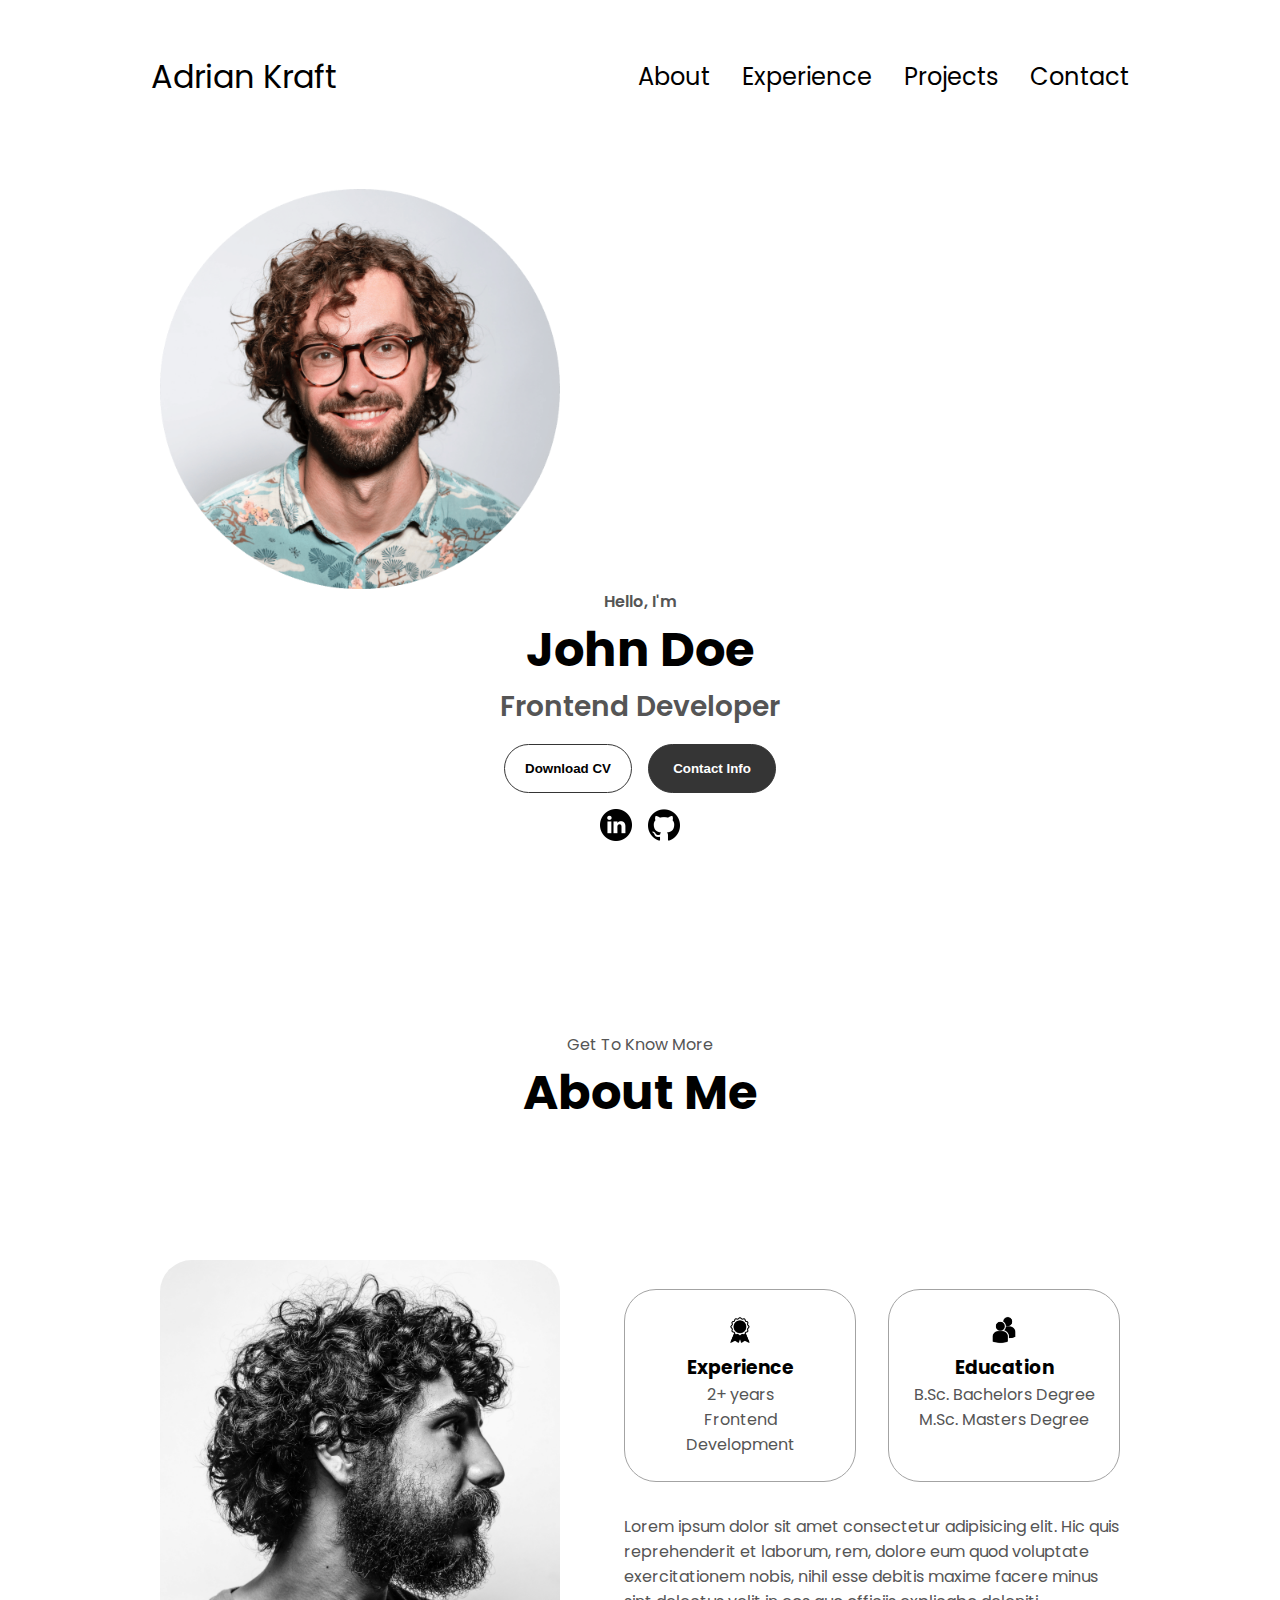
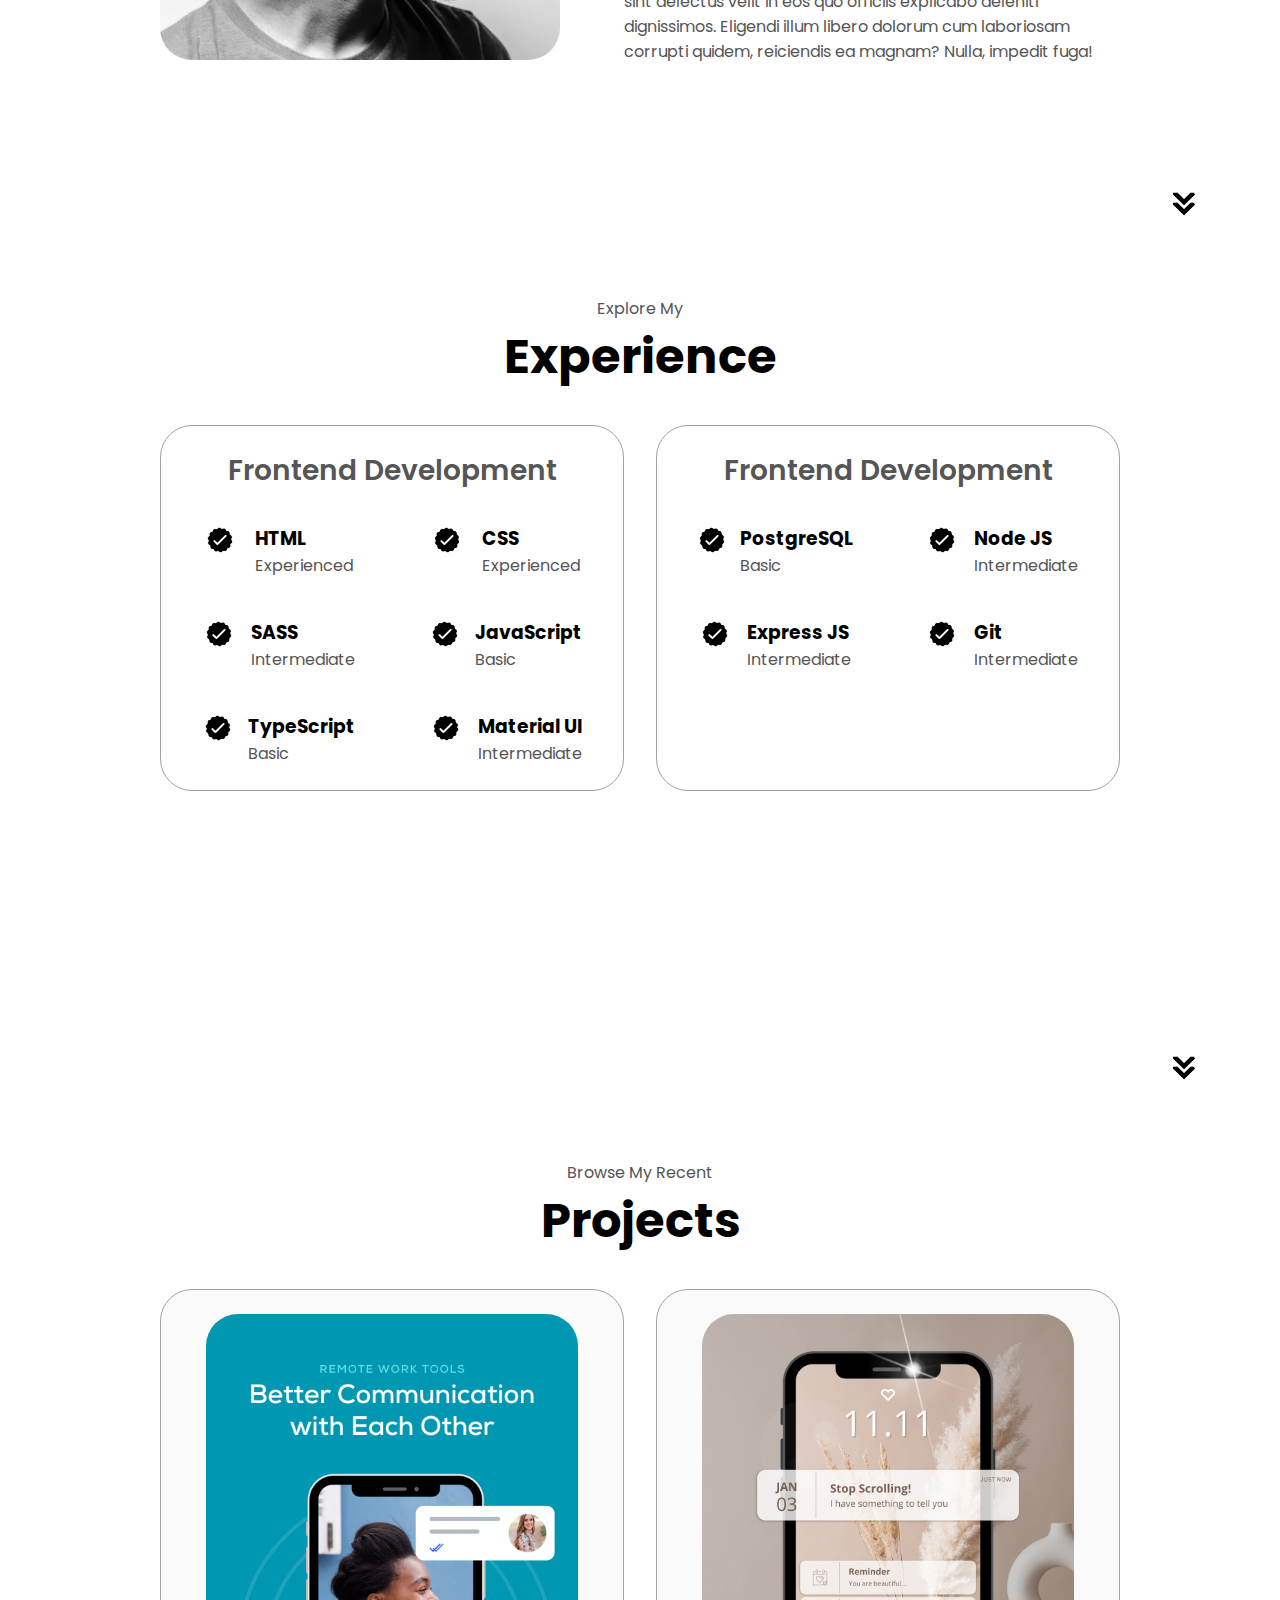
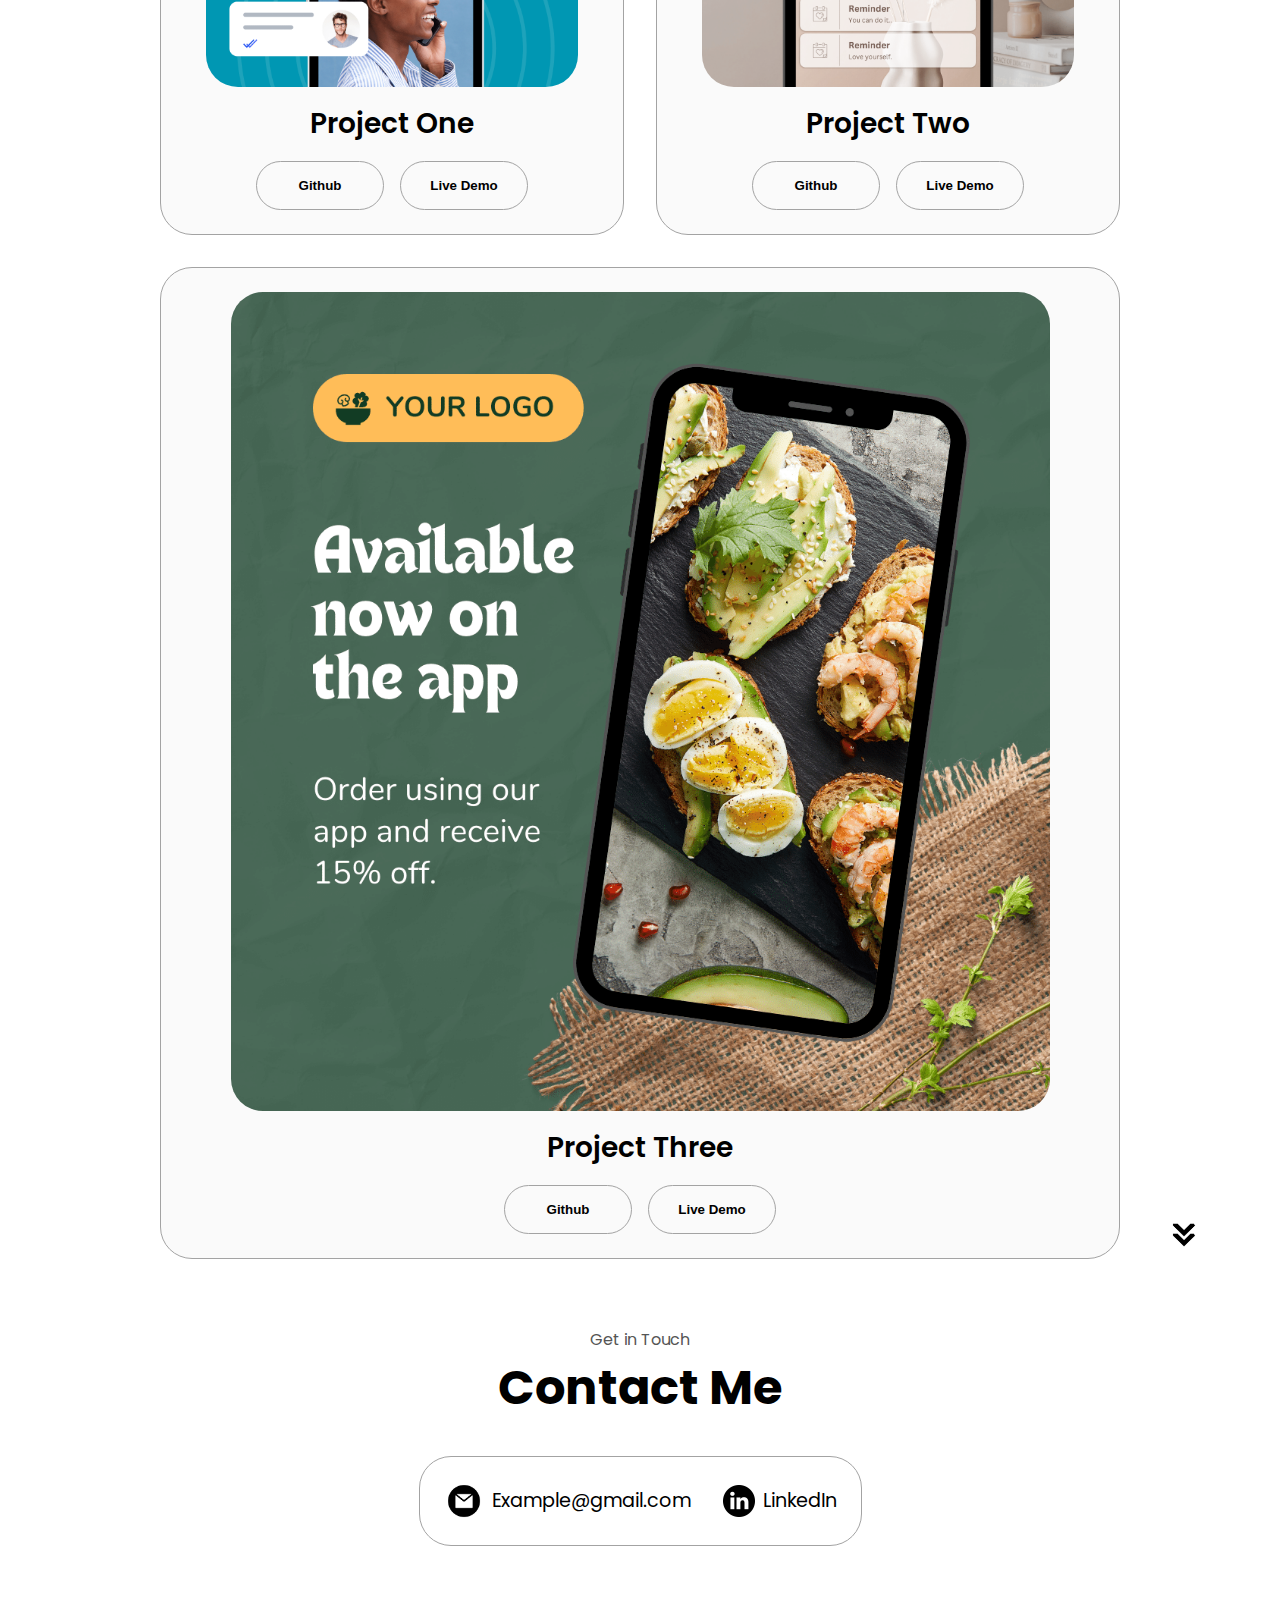
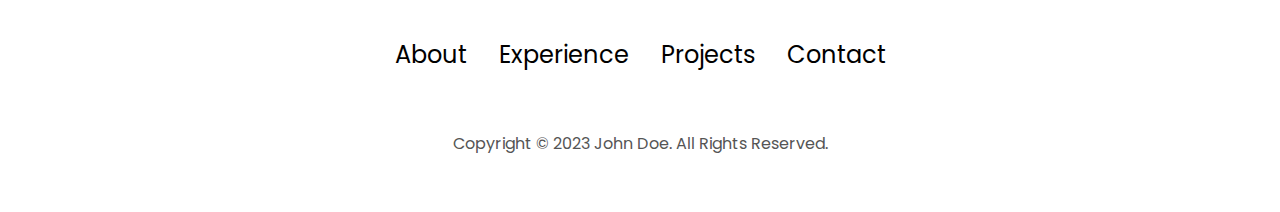
<file: index.html>
<!DOCTYPE html>
<html lang="en">
  <head>
    <meta charset="UTF-8" />
    <meta http-equiv="X-UA-Compatible" content="IE=edge" />
    <meta name="viewport" content="width=device-width, initial-scale=1.0" />
    <title>Portfolio</title>
    <link rel="stylesheet" href="style.css" />
    <link rel="stylesheet" href="mediaqueries.css" />
  </head>
  <body>
    <nav id="desktop-nav">
      <div class="logo">Adrian Kraft</div>
      <div>
        <ul class="nav-links">
          <li><a href="#about">About</a></li>
          <li><a href="#experience">Experience</a></li>
          <li><a href="#projects">Projects</a></li>
          <li><a href="#contact">Contact</a></li>
        </ul>
      </div>
    </nav>
    <nav id="hamburger-nav">
      <div class="logo">Adrian Kraft</div>
      <div class="hamburger-menu">
        <div class="hamburger-icon" onclick="toggleMenu()">
          <span></span>
          <span></span>
          <span></span>
        </div>
        <div class="menu-links">
          <li><a href="#about" onclick="toggleMenu()">About</a></li>
          <li><a href="#experience" onclick="toggleMenu()">Experience</a></li>
          <li><a href="#projects" onclick="toggleMenu()">Projects</a></li>
          <li><a href="#contact" onclick="toggleMenu()">Contact</a></li>
        </div>
      </div>
    </nav>
    <section id="profile">
      <div class="section__pic-container">
        <img src="./assets/profile-pic.png" alt="John Doe profile picture" />
      </div>
      <div class="section__text">
        <p class="section__text__p1">Hello, I'm</p>
        <h1 class="title">John Doe</h1>
        <p class="section__text__p2">Frontend Developer</p>
        <div class="btn-container">
          <button
            class="btn btn-color-2"
            onclick="window.open('./assets/resume-example.pdf')"
          >
            Download CV
          </button>
          <button class="btn btn-color-1" onclick="location.href='./#contact'">
            Contact Info
          </button>
        </div>
        <div id="socials-container">
          <img
            src="./assets/linkedin.png"
            alt="My LinkedIn profile"
            class="icon"
            onclick="location.href='https://linkedin.com/'"
          />
          <img
            src="./assets/github.png"
            alt="My Github profile"
            class="icon"
            onclick="location.href='https://github.com/'"
          />
        </div>
      </div>
    </section>
    <section id="about">
      <p class="section__text__p1">Get To Know More</p>
      <h1 class="title">About Me</h1>
      <div class="section-container">
        <div class="section__pic-container">
          <img
            src="./assets/about-pic.png"
            alt="Profile picture"
            class="about-pic"
          />
        </div>
        <div class="about-details-container">
          <div class="about-containers">
            <div class="details-container">
              <img
                src="./assets/experience.png"
                alt="Experience icon"
                class="icon"
              />
              <h3>Experience</h3>
              <p>2+ years <br />Frontend Development</p>
            </div>
            <div class="details-container">
              <img
                src="./assets/education.png"
                alt="Education icon"
                class="icon"
              />
              <h3>Education</h3>
              <p>B.Sc. Bachelors Degree<br />M.Sc. Masters Degree</p>
            </div>
          </div>
          <div class="text-container">
            <p>
              Lorem ipsum dolor sit amet consectetur adipisicing elit. Hic quis
              reprehenderit et laborum, rem, dolore eum quod voluptate
              exercitationem nobis, nihil esse debitis maxime facere minus sint
              delectus velit in eos quo officiis explicabo deleniti dignissimos.
              Eligendi illum libero dolorum cum laboriosam corrupti quidem,
              reiciendis ea magnam? Nulla, impedit fuga!
            </p>
          </div>
        </div>
      </div>
      <img
        src="./assets/arrow.png"
        alt="Arrow icon"
        class="icon arrow"
        onclick="location.href='./#experience'"
      />
    </section>
    <section id="experience">
      <p class="section__text__p1">Explore My</p>
      <h1 class="title">Experience</h1>
      <div class="experience-details-container">
        <div class="about-containers">
          <div class="details-container">
            <h2 class="experience-sub-title">Frontend Development</h2>
            <div class="article-container">
              <article>
                <img
                  src="./assets/checkmark.png"
                  alt="Experience icon"
                  class="icon"
                />
                <div>
                  <h3>HTML</h3>
                  <p>Experienced</p>
                </div>
              </article>
              <article>
                <img
                  src="./assets/checkmark.png"
                  alt="Experience icon"
                  class="icon"
                />
                <div>
                  <h3>CSS</h3>
                  <p>Experienced</p>
                </div>
              </article>
              <article>
                <img
                  src="./assets/checkmark.png"
                  alt="Experience icon"
                  class="icon"
                />
                <div>
                  <h3>SASS</h3>
                  <p>Intermediate</p>
                </div>
              </article>
              <article>
                <img
                  src="./assets/checkmark.png"
                  alt="Experience icon"
                  class="icon"
                />
                <div>
                  <h3>JavaScript</h3>
                  <p>Basic</p>
                </div>
              </article>
              <article>
                <img
                  src="./assets/checkmark.png"
                  alt="Experience icon"
                  class="icon"
                />
                <div>
                  <h3>TypeScript</h3>
                  <p>Basic</p>
                </div>
              </article>
              <article>
                <img
                  src="./assets/checkmark.png"
                  alt="Experience icon"
                  class="icon"
                />
                <div>
                  <h3>Material UI</h3>
                  <p>Intermediate</p>
                </div>
              </article>
            </div>
          </div>
          <div class="details-container">
            <h2 class="experience-sub-title">Frontend Development</h2>
            <div class="article-container">
              <article>
                <img
                  src="./assets/checkmark.png"
                  alt="Experience icon"
                  class="icon"
                />
                <div>
                  <h3>PostgreSQL</h3>
                  <p>Basic</p>
                </div>
              </article>
              <article>
                <img
                  src="./assets/checkmark.png"
                  alt="Experience icon"
                  class="icon"
                />
                <div>
                  <h3>Node JS</h3>
                  <p>Intermediate</p>
                </div>
              </article>
              <article>
                <img
                  src="./assets/checkmark.png"
                  alt="Experience icon"
                  class="icon"
                />
                <div>
                  <h3>Express JS</h3>
                  <p>Intermediate</p>
                </div>
              </article>
              <article>
                <img
                  src="./assets/checkmark.png"
                  alt="Experience icon"
                  class="icon"
                />
                <div>
                  <h3>Git</h3>
                  <p>Intermediate</p>
                </div>
              </article>
            </div>
          </div>
        </div>
      </div>
      <img
        src="./assets/arrow.png"
        alt="Arrow icon"
        class="icon arrow"
        onclick="location.href='./#projects'"
      />
    </section>
    <section id="projects">
      <p class="section__text__p1">Browse My Recent</p>
      <h1 class="title">Projects</h1>
      <div class="experience-details-container">
        <div class="about-containers">
          <div class="details-container color-container">
            <div class="article-container">
              <img
                src="./assets/project-1.png"
                alt="Project 1"
                class="project-img"
              />
            </div>
            <h2 class="experience-sub-title project-title">Project One</h2>
            <div class="btn-container">
              <button
                class="btn btn-color-2 project-btn"
                onclick="location.href='https://github.com/'"
              >
                Github
              </button>
              <button
                class="btn btn-color-2 project-btn"
                onclick="location.href='https://github.com/'"
              >
                Live Demo
              </button>
            </div>
          </div>
          <div class="details-container color-container">
            <div class="article-container">
              <img
                src="./assets/project-2.png"
                alt="Project 2"
                class="project-img"
              />
            </div>
            <h2 class="experience-sub-title project-title">Project Two</h2>
            <div class="btn-container">
              <button
                class="btn btn-color-2 project-btn"
                onclick="location.href='https://github.com/'"
              >
                Github
              </button>
              <button
                class="btn btn-color-2 project-btn"
                onclick="location.href='https://github.com/'"
              >
                Live Demo
              </button>
            </div>
          </div>
          <div class="details-container color-container">
            <div class="article-container">
              <img
                src="./assets/project-3.png"
                alt="Project 3"
                class="project-img"
              />
            </div>
            <h2 class="experience-sub-title project-title">Project Three</h2>
            <div class="btn-container">
              <button
                class="btn btn-color-2 project-btn"
                onclick="location.href='https://github.com/'"
              >
                Github
              </button>
              <button
                class="btn btn-color-2 project-btn"
                onclick="location.href='https://github.com/'"
              >
                Live Demo
              </button>
            </div>
          </div>
        </div>
      </div>
      <img
        src="./assets/arrow.png"
        alt="Arrow icon"
        class="icon arrow"
        onclick="location.href='./#contact'"
      />
    </section>
    <section id="contact">
      <p class="section__text__p1">Get in Touch</p>
      <h1 class="title">Contact Me</h1>
      <div class="contact-info-upper-container">
        <div class="contact-info-container">
          <img
            src="./assets/email.png"
            alt="Email icon"
            class="icon contact-icon email-icon"
          />
          <p><a href="mailto:examplemail@gmail.com">Example@gmail.com</a></p>
        </div>
        <div class="contact-info-container">
          <img
            src="./assets/linkedin.png"
            alt="LinkedIn icon"
            class="icon contact-icon"
          />
          <p><a href="https://www.linkedin.com">LinkedIn</a></p>
        </div>
      </div>
    </section>
    <footer>
      <nav>
        <div class="nav-links-container">
          <ul class="nav-links">
            <li><a href="#about">About</a></li>
            <li><a href="#experience">Experience</a></li>
            <li><a href="#projects">Projects</a></li>
            <li><a href="#contact">Contact</a></li>
          </ul>
        </div>
      </nav>
      <p>Copyright &#169; 2023 John Doe. All Rights Reserved.</p>
    </footer>
    <script src="script.js"></script>
  </body>
</html>
</file>
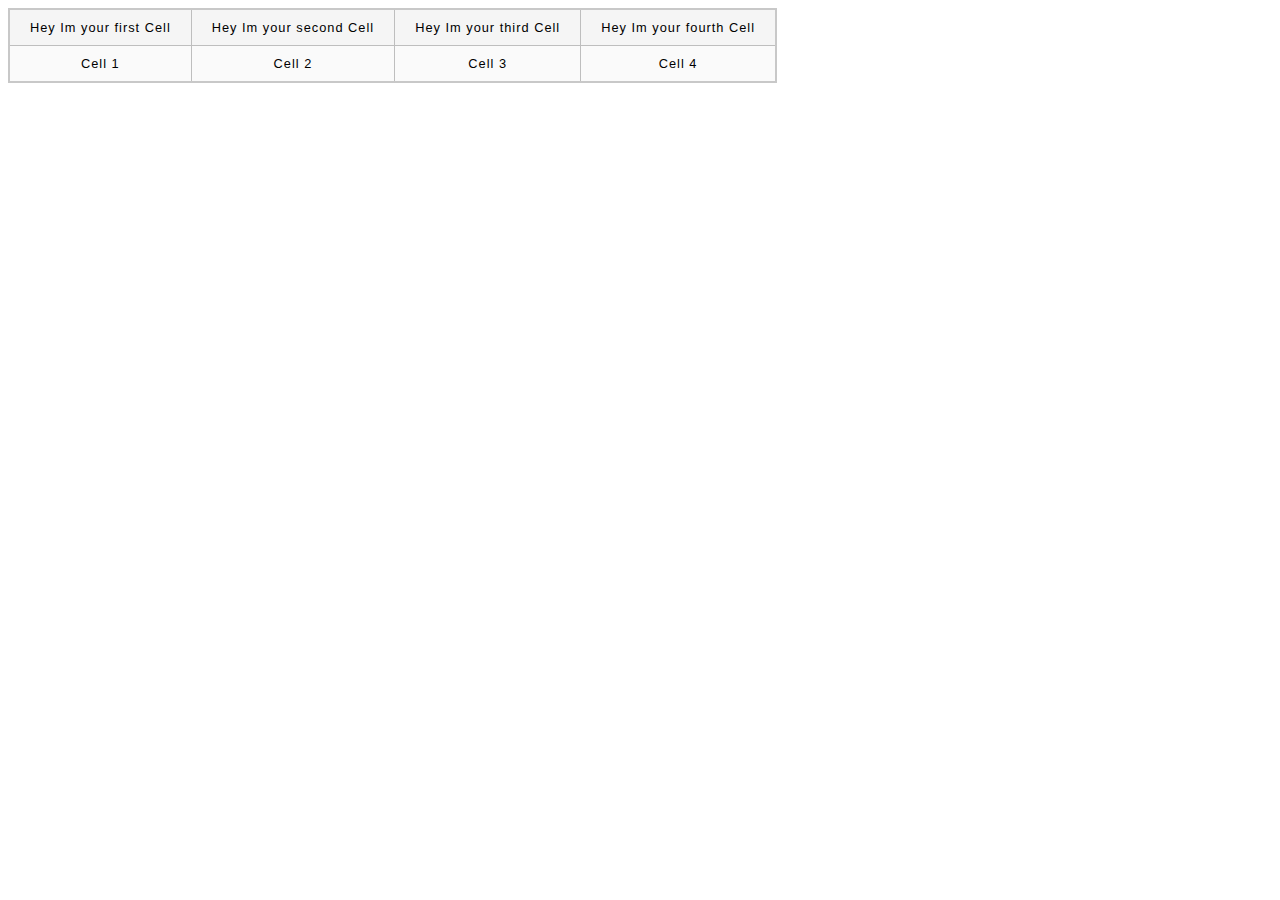
<file: Eigener Versuch/index.html>
<!DOCTYPE html>
<html lang="en">
<head>
    <meta charset="UTF-8">
    <meta name="viewport" content="width=device-width, initial-scale=1.0">
    <title>My Portfolio</title>
    <link rel="stylesheet" href="minimal_table.css">
</head>
<body>
    <table>
        <tr>
            <td>Hey Im your first Cell</td>
            <td>Hey Im your second Cell</td>
            <td>Hey Im your third Cell</td>
            <td>Hey Im your fourth Cell</td>
        </tr>
        <tr>
            <td>Cell 1</td>
            <td>Cell 2</td>
            <td>Cell 3</td>
            <td>Cell 4</td>
            
        </tr>
        
    </table>
</body>
</html>
</file>
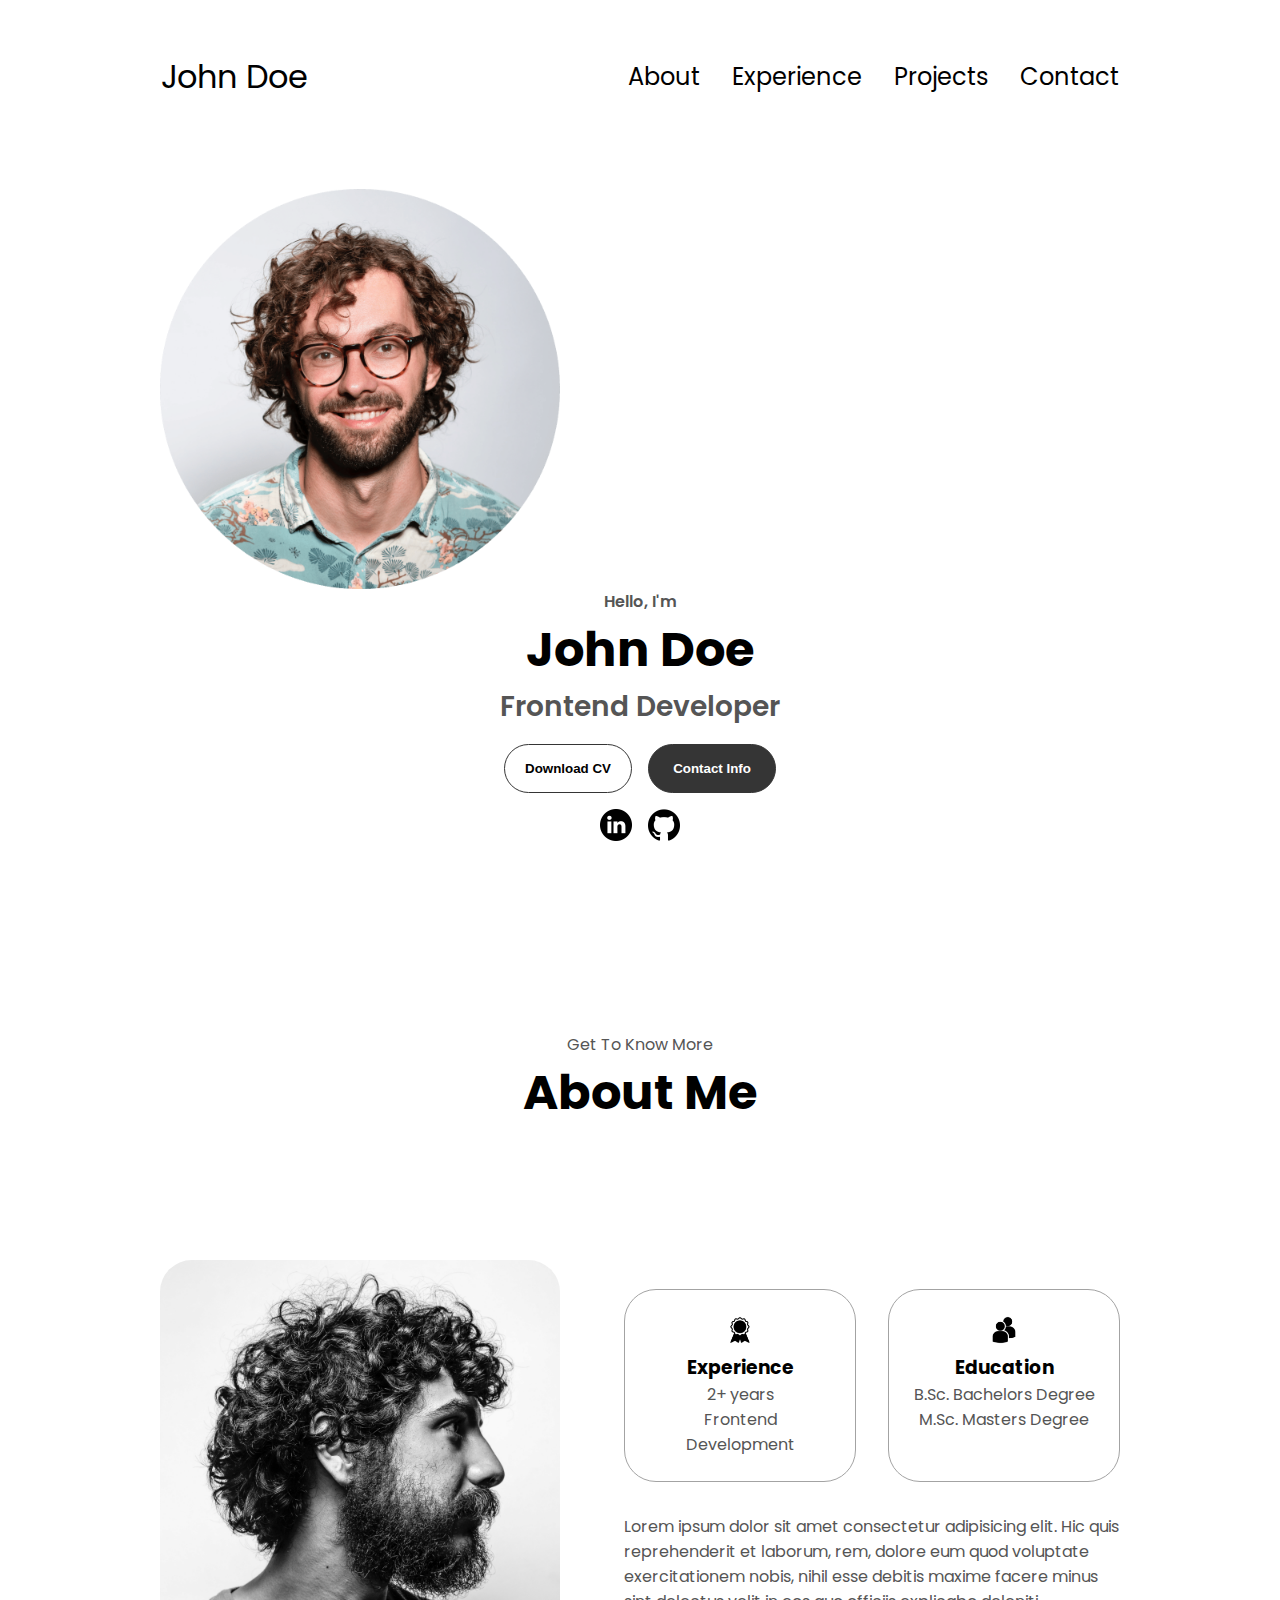
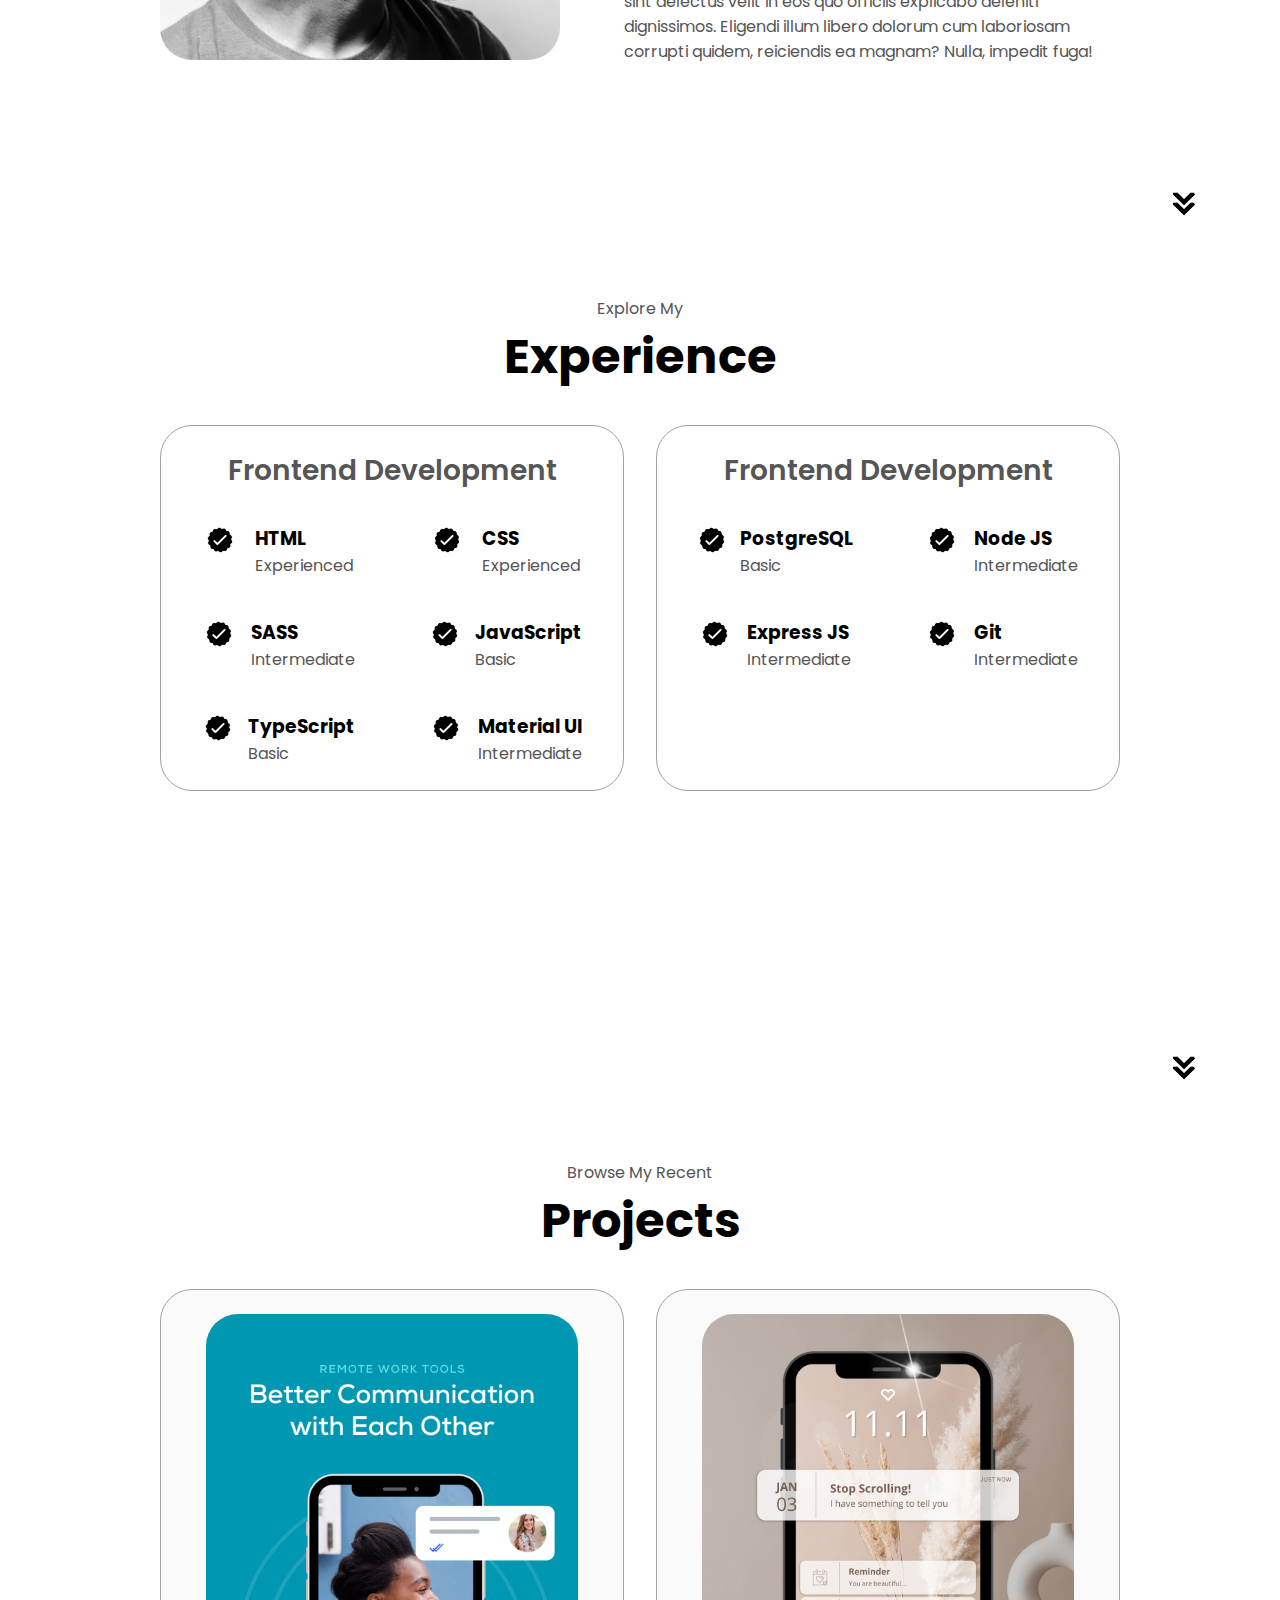
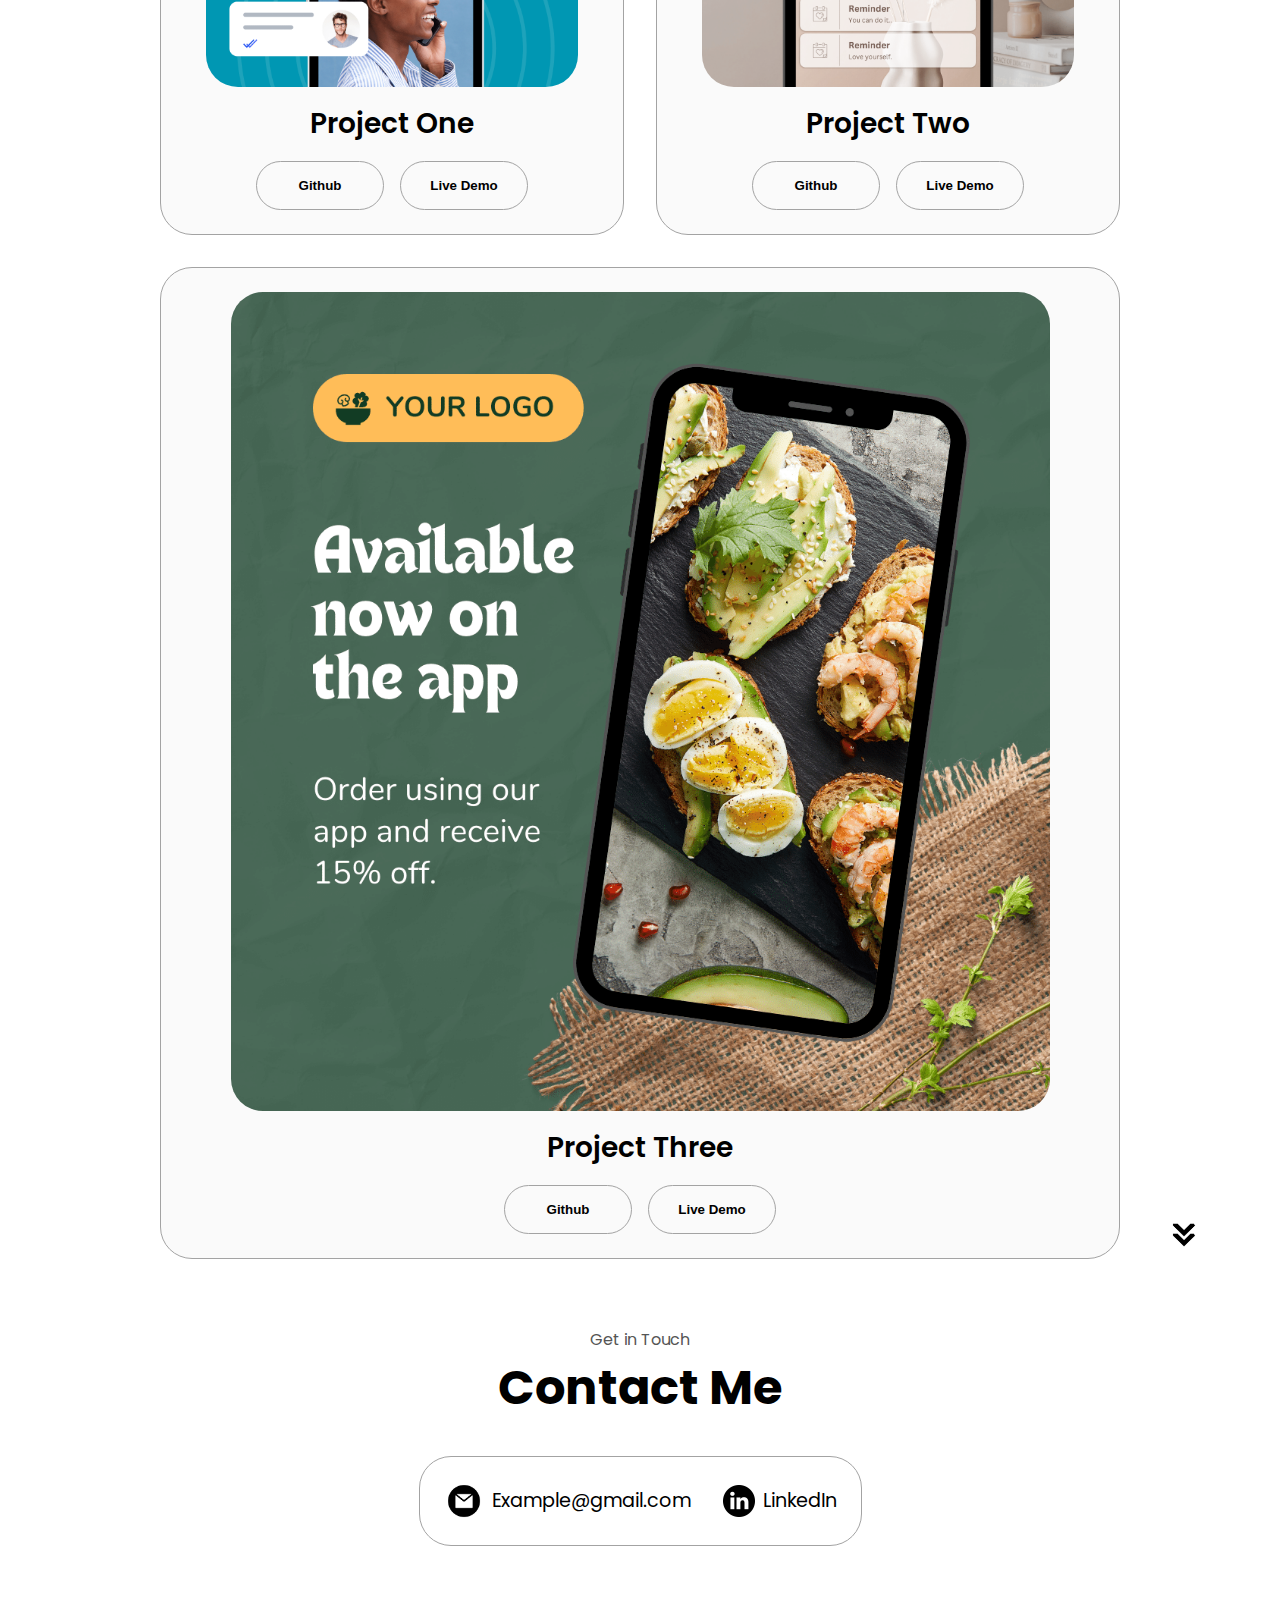
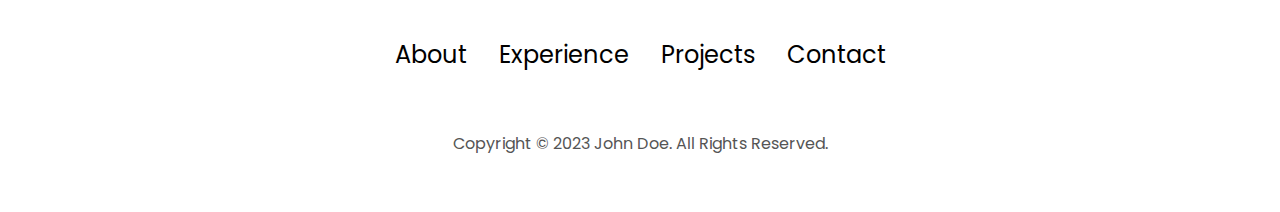
<file: finsished_Portfolio/html-css-js-portfolio-tutorial-2-main/index.html>
<!DOCTYPE html>
<html lang="en">
  <head>
    <meta charset="UTF-8" />
    <meta http-equiv="X-UA-Compatible" content="IE=edge" />
    <meta name="viewport" content="width=device-width, initial-scale=1.0" />
    <title>My Portfolio</title>
    <link rel="stylesheet" href="style.css" />
    <link rel="stylesheet" href="mediaqueries.css" />
  </head>
  <body>
    <nav id="desktop-nav">
      <div class="logo">John Doe</div>
      <div>
        <ul class="nav-links">
          <li><a href="#about">About</a></li>
          <li><a href="#experience">Experience</a></li>
          <li><a href="#projects">Projects</a></li>
          <li><a href="#contact">Contact</a></li>
        </ul>
      </div>
    </nav>
    <nav id="hamburger-nav">
      <div class="logo">John Doe</div>
      <div class="hamburger-menu">
        <div class="hamburger-icon" onclick="toggleMenu()">
          <span></span>
          <span></span>
          <span></span>
        </div>
        <div class="menu-links">
          <li><a href="#about" onclick="toggleMenu()">About</a></li>
          <li><a href="#experience" onclick="toggleMenu()">Experience</a></li>
          <li><a href="#projects" onclick="toggleMenu()">Projects</a></li>
          <li><a href="#contact" onclick="toggleMenu()">Contact</a></li>
        </div>
      </div>
    </nav>
    <section id="profile">
      <div class="section__pic-container">
        <img src="./assets/profile-pic.png" alt="John Doe profile picture" />
      </div>
      <div class="section__text">
        <p class="section__text__p1">Hello, I'm</p>
        <h1 class="title">John Doe</h1>
        <p class="section__text__p2">Frontend Developer</p>
        <div class="btn-container">
          <button
            class="btn btn-color-2"
            onclick="window.open('./assets/resume-example.pdf')"
          >
            Download CV
          </button>
          <button class="btn btn-color-1" onclick="location.href='./#contact'">
            Contact Info
          </button>
        </div>
        <div id="socials-container">
          <img
            src="./assets/linkedin.png"
            alt="My LinkedIn profile"
            class="icon"
            onclick="location.href='https://linkedin.com/'"
          />
          <img
            src="./assets/github.png"
            alt="My Github profile"
            class="icon"
            onclick="location.href='https://github.com/'"
          />
        </div>
      </div>
    </section>
    <section id="about">
      <p class="section__text__p1">Get To Know More</p>
      <h1 class="title">About Me</h1>
      <div class="section-container">
        <div class="section__pic-container">
          <img
            src="./assets/about-pic.png"
            alt="Profile picture"
            class="about-pic"
          />
        </div>
        <div class="about-details-container">
          <div class="about-containers">
            <div class="details-container">
              <img
                src="./assets/experience.png"
                alt="Experience icon"
                class="icon"
              />
              <h3>Experience</h3>
              <p>2+ years <br />Frontend Development</p>
            </div>
            <div class="details-container">
              <img
                src="./assets/education.png"
                alt="Education icon"
                class="icon"
              />
              <h3>Education</h3>
              <p>B.Sc. Bachelors Degree<br />M.Sc. Masters Degree</p>
            </div>
          </div>
          <div class="text-container">
            <p>
              Lorem ipsum dolor sit amet consectetur adipisicing elit. Hic quis
              reprehenderit et laborum, rem, dolore eum quod voluptate
              exercitationem nobis, nihil esse debitis maxime facere minus sint
              delectus velit in eos quo officiis explicabo deleniti dignissimos.
              Eligendi illum libero dolorum cum laboriosam corrupti quidem,
              reiciendis ea magnam? Nulla, impedit fuga!
            </p>
          </div>
        </div>
      </div>
      <img
        src="./assets/arrow.png"
        alt="Arrow icon"
        class="icon arrow"
        onclick="location.href='./#experience'"
      />
    </section>
    <section id="experience">
      <p class="section__text__p1">Explore My</p>
      <h1 class="title">Experience</h1>
      <div class="experience-details-container">
        <div class="about-containers">
          <div class="details-container">
            <h2 class="experience-sub-title">Frontend Development</h2>
            <div class="article-container">
              <article>
                <img
                  src="./assets/checkmark.png"
                  alt="Experience icon"
                  class="icon"
                />
                <div>
                  <h3>HTML</h3>
                  <p>Experienced</p>
                </div>
              </article>
              <article>
                <img
                  src="./assets/checkmark.png"
                  alt="Experience icon"
                  class="icon"
                />
                <div>
                  <h3>CSS</h3>
                  <p>Experienced</p>
                </div>
              </article>
              <article>
                <img
                  src="./assets/checkmark.png"
                  alt="Experience icon"
                  class="icon"
                />
                <div>
                  <h3>SASS</h3>
                  <p>Intermediate</p>
                </div>
              </article>
              <article>
                <img
                  src="./assets/checkmark.png"
                  alt="Experience icon"
                  class="icon"
                />
                <div>
                  <h3>JavaScript</h3>
                  <p>Basic</p>
                </div>
              </article>
              <article>
                <img
                  src="./assets/checkmark.png"
                  alt="Experience icon"
                  class="icon"
                />
                <div>
                  <h3>TypeScript</h3>
                  <p>Basic</p>
                </div>
              </article>
              <article>
                <img
                  src="./assets/checkmark.png"
                  alt="Experience icon"
                  class="icon"
                />
                <div>
                  <h3>Material UI</h3>
                  <p>Intermediate</p>
                </div>
              </article>
            </div>
          </div>
          <div class="details-container">
            <h2 class="experience-sub-title">Frontend Development</h2>
            <div class="article-container">
              <article>
                <img
                  src="./assets/checkmark.png"
                  alt="Experience icon"
                  class="icon"
                />
                <div>
                  <h3>PostgreSQL</h3>
                  <p>Basic</p>
                </div>
              </article>
              <article>
                <img
                  src="./assets/checkmark.png"
                  alt="Experience icon"
                  class="icon"
                />
                <div>
                  <h3>Node JS</h3>
                  <p>Intermediate</p>
                </div>
              </article>
              <article>
                <img
                  src="./assets/checkmark.png"
                  alt="Experience icon"
                  class="icon"
                />
                <div>
                  <h3>Express JS</h3>
                  <p>Intermediate</p>
                </div>
              </article>
              <article>
                <img
                  src="./assets/checkmark.png"
                  alt="Experience icon"
                  class="icon"
                />
                <div>
                  <h3>Git</h3>
                  <p>Intermediate</p>
                </div>
              </article>
            </div>
          </div>
        </div>
      </div>
      <img
        src="./assets/arrow.png"
        alt="Arrow icon"
        class="icon arrow"
        onclick="location.href='./#projects'"
      />
    </section>
    <section id="projects">
      <p class="section__text__p1">Browse My Recent</p>
      <h1 class="title">Projects</h1>
      <div class="experience-details-container">
        <div class="about-containers">
          <div class="details-container color-container">
            <div class="article-container">
              <img
                src="./assets/project-1.png"
                alt="Project 1"
                class="project-img"
              />
            </div>
            <h2 class="experience-sub-title project-title">Project One</h2>
            <div class="btn-container">
              <button
                class="btn btn-color-2 project-btn"
                onclick="location.href='https://github.com/'"
              >
                Github
              </button>
              <button
                class="btn btn-color-2 project-btn"
                onclick="location.href='https://github.com/'"
              >
                Live Demo
              </button>
            </div>
          </div>
          <div class="details-container color-container">
            <div class="article-container">
              <img
                src="./assets/project-2.png"
                alt="Project 2"
                class="project-img"
              />
            </div>
            <h2 class="experience-sub-title project-title">Project Two</h2>
            <div class="btn-container">
              <button
                class="btn btn-color-2 project-btn"
                onclick="location.href='https://github.com/'"
              >
                Github
              </button>
              <button
                class="btn btn-color-2 project-btn"
                onclick="location.href='https://github.com/'"
              >
                Live Demo
              </button>
            </div>
          </div>
          <div class="details-container color-container">
            <div class="article-container">
              <img
                src="./assets/project-3.png"
                alt="Project 3"
                class="project-img"
              />
            </div>
            <h2 class="experience-sub-title project-title">Project Three</h2>
            <div class="btn-container">
              <button
                class="btn btn-color-2 project-btn"
                onclick="location.href='https://github.com/'"
              >
                Github
              </button>
              <button
                class="btn btn-color-2 project-btn"
                onclick="location.href='https://github.com/'"
              >
                Live Demo
              </button>
            </div>
          </div>
        </div>
      </div>
      <img
        src="./assets/arrow.png"
        alt="Arrow icon"
        class="icon arrow"
        onclick="location.href='./#contact'"
      />
    </section>
    <section id="contact">
      <p class="section__text__p1">Get in Touch</p>
      <h1 class="title">Contact Me</h1>
      <div class="contact-info-upper-container">
        <div class="contact-info-container">
          <img
            src="./assets/email.png"
            alt="Email icon"
            class="icon contact-icon email-icon"
          />
          <p><a href="mailto:examplemail@gmail.com">Example@gmail.com</a></p>
        </div>
        <div class="contact-info-container">
          <img
            src="./assets/linkedin.png"
            alt="LinkedIn icon"
            class="icon contact-icon"
          />
          <p><a href="https://www.linkedin.com">LinkedIn</a></p>
        </div>
      </div>
    </section>
    <footer>
      <nav>
        <div class="nav-links-container">
          <ul class="nav-links">
            <li><a href="#about">About</a></li>
            <li><a href="#experience">Experience</a></li>
            <li><a href="#projects">Projects</a></li>
            <li><a href="#contact">Contact</a></li>
          </ul>
        </div>
      </nav>
      <p>Copyright &#169; 2023 John Doe. All Rights Reserved.</p>
    </footer>
    <script src="script.js"></script>
  </body>
</html>
</file>
<file: style.css>
/* GENERAL */

@import url("https://fonts.googleapis.com/css2?family=Poppins:wght@300;400;500;600&display=swap");

* {
  margin: 0;
  padding: 0;
}

body {
  font-family: "Poppins", sans-serif;
}

html {
  scroll-behavior: smooth;
}

p {
  color: rgb(85, 85, 85);
}

/* TRANSITION */

a,
.btn {
  transition: all 300ms ease;
}

/* DESKTOP NAV */

nav,
.nav-links {
  display: flex;
}

nav {
  justify-content: space-around;
  align-items: center;
  height: 17vh;
}

.nav-links {
  gap: 2rem;
  list-style: none;
  font-size: 1.5rem;
}

a {
  color: black;
  text-decoration: none;
  text-decoration-color: white;
}

a:hover {
  color: grey;
  text-decoration: underline;
  text-underline-offset: 1rem;
  text-decoration-color: rgb(181, 181, 181);
}

.logo {
  font-size: 2rem;
}

.logo:hover {
  cursor: default;
}

/* HAMBURGER MENU */

#hamburger-nav {
  display: none;
}

.hamburger-menu {
  position: relative;
  display: inline-block;
}

.hamburger-icon {
  display: flex;
  flex-direction: column;
  justify-content: space-between;
  height: 24px;
  width: 30px;
  cursor: pointer;
}

.hamburger-icon span {
  width: 100%;
  height: 2px;
  background-color: black;
  transition: all 0.3 ease-in-out;
}

.menu-links {
  position: absolute;
  top: 100%;
  right: 0;
  background-color: white;
  width: fit-content;
  max-height: 0;
  overflow: hidden;
  transition: all 0.3 ease-in-out;
}

.menu-links a {
  display: block;
  padding: 10px;
  text-align: center;
  font-size: 1.5rem;
  color: black;
  text-decoration: none;
  transition: all 0.3 ease-in-out;
}

.menu-links li {
  list-style: none;
}

.menu-links.open {
  max-height: 300px;
}

.hamburger-icon.open span:first-child {
  transform: rotate(45deg) translate(10px, 5px);
}

.hamburger-icon.open span:nth-child(2) {
  opacity: 0;
}

.hamburger-icon.open span:last-child {
  transform: rotate(-45deg) translate(10px, -5px);
}

.hamburger-icon span:first-child {
  transform: none;
}

.hamburger-icon span:first-child {
  opacity: 1;
}

.hamburger-icon span:first-child {
  transform: none;
}

/* SECTIONS */

section {
  padding-top: 4vh;
  height: 96vh;
  margin: 0 10rem;
  box-sizing: border-box;
  min-height: fit-content;
}

.section-container {
  display: flex;
}

/* PROFILE SECTION */



.section__pic-container {
  display: flex;
  height: 400px;
  width: 400px;
  margin: auto 0;
}

.section__text {
  align-self: center;
  text-align: center;
}

.section__text p {
  font-weight: 600;
}

.section__text__p1 {
  text-align: center;
}

.section__text__p2 {
  font-size: 1.75rem;
  margin-bottom: 1rem;
}

.title {
  font-size: 3rem;
  text-align: center;
}

#socials-container {
  display: flex;
  justify-content: center;
  margin-top: 1rem;
  gap: 1rem;
}

/* ICONS */

.icon {
  cursor: pointer;
  height: 2rem;
}

/* BUTTONS */

.btn-container {
  display: flex;
  justify-content: center;
  gap: 1rem;
}

.btn {
  font-weight: 600;
  transition: all 300ms ease;
  padding: 1rem;
  width: 8rem;
  border-radius: 2rem;
}

.btn-color-1,
.btn-color-2 {
  border: rgb(53, 53, 53) 0.1rem solid;
}

.btn-color-1:hover,
.btn-color-2:hover {
  cursor: pointer;
}

.btn-color-1,
.btn-color-2:hover {
  background: rgb(53, 53, 53);
  color: white;
}

.btn-color-1:hover {
  background: rgb(0, 0, 0);
}

.btn-color-2 {
  background: none;
}

.btn-color-2:hover {
  border: rgb(255, 255, 255) 0.1rem solid;
}

.btn-container {
  gap: 1rem;
}

/* ABOUT SECTION */

#about {
  position: relative;
}

.about-containers {
  gap: 2rem;
  margin-bottom: 2rem;
  margin-top: 2rem;
}

.about-details-container {
  justify-content: center;
  flex-direction: column;
}

.about-containers,
.about-details-container {
  display: flex;
}

.about-pic {
  border-radius: 2rem;
}

.arrow {
  position: absolute;
  right: -5rem;
  bottom: 2.5rem;
}

.details-container {
  padding: 1.5rem;
  flex: 1;
  background: white;
  border-radius: 2rem;
  border: rgb(53, 53, 53) 0.1rem solid;
  border-color: rgb(163, 163, 163);
  text-align: center;
}

.section-container {
  gap: 4rem;
  height: 80%;
}

.section__pic-container {
  height: 400px;
  width: 400px;
  margin: auto 0;
}

/* EXPERIENCE SECTION */

#experience {
  position: relative;
}

.experience-sub-title {
  color: rgb(85, 85, 85);
  font-weight: 600;
  font-size: 1.75rem;
  margin-bottom: 2rem;
}

.experience-details-container {
  display: flex;
  justify-content: center;
  flex-direction: column;
}

.article-container {
  display: flex;
  text-align: initial;
  flex-wrap: wrap;
  flex-direction: row;
  gap: 2.5rem;
  justify-content: space-around;
}

article {
  display: flex;
  width: 10rem;
  justify-content: space-around;
  gap: 0.5rem;
}

article .icon {
  cursor: default;
}

/* PROJECTS SECTION */

#projects {
  position: relative;
}

.color-container {
  border-color: rgb(163, 163, 163);
  background: rgb(250, 250, 250);
}

.project-img {
  border-radius: 2rem;
  width: 90%;
  height: 90%;
}

.project-title {
  margin: 1rem;
  color: black;
}

.project-btn {
  color: black;
  border-color: rgb(163, 163, 163);
}

/* CONTACT */

#contact {
  display: flex;
  justify-content: center;
  flex-direction: column;
  height: 70vh;
}

.contact-info-upper-container {
  display: flex;
  justify-content: center;
  border-radius: 2rem;
  border: rgb(53, 53, 53) 0.1rem solid;
  border-color: rgb(163, 163, 163);
  background: (250, 250, 250);
  margin: 2rem auto;
  padding: 0.5rem;
}

.contact-info-container {
  display: flex;
  align-items: center;
  justify-content: center;
  gap: 0.5rem;
  margin: 1rem;
}

.contact-info-container p {
  font-size: larger;
}

.contact-icon {
  cursor: default;
}

.email-icon {
  height: 2.5rem;
}

/* FOOTER SECTION */

footer {
  height: 26vh;
  margin: 0 1rem;
}

footer p {
  text-align: center;
}
</file>
<file: mediaqueries.css>
@media screen and (max-width: 1400px) {
  #profile {
    height: 83vh;
    margin-bottom: 6rem;
  }
  .about-containers {
    flex-wrap: wrap;
  }
  #contact,
  #projects {
    height: fit-content;
  }
}

@media screen and (max-width: 1200px) {
  #desktop-nav {
    display: none;
  }
  #hamburger-nav {
    display: flex;
  }
  #experience,
  .experience-details-container {
    margin-top: 2rem;
  }
  #profile,
  .section-container {
    display: block;
  }
  .arrow {
    display: none;
  }
  section,
  .section-container {
    height: fit-content;
  }
  section {
    margin: 0 5%;
  }
  .section__pic-container {
    width: 275px;
    height: 275px;
    margin: 0 auto 2rem;
  }
  .about-containers {
    margin-top: 0;
  }
}

@media screen and (max-width: 600px) {
  #contact,
  footer {
    height: 40vh;
  }
  #profile {
    height: 83vh;
    margin-bottom: 0;
  }
  article {
    font-size: 1rem;
  }
  footer nav {
    height: fit-content;
    margin-bottom: 2rem;
  }
  .about-containers,
  .contact-info-upper-container,
  .btn-container {
    flex-wrap: wrap;
  }
  .contact-info-container {
    margin: 0;
  }
  .contact-info-container p,
  .nav-links li a {
    font-size: 1rem;
  }
  .experience-sub-title {
    font-size: 1.25rem;
  }
  .logo {
    font-size: 1.5rem;
  }
  .nav-links {
    flex-direction: column;
    gap: 0.5rem;
    text-align: center;
  }
  .section__pic-container {
    width: auto;
    height: 46vw;
    justify-content: center;
  }
  .section__text__p2 {
    font-size: 1.25rem;
  }
  .title {
    font-size: 2rem;
  }
  .text-container {
    text-align: justify;
  }
}
</file>
<file: Eigener Versuch/minimal_table.css>
html {
    font-family: sans-serif;
  }
  
  table {
    border-collapse: collapse;
    border: 2px solid rgb(200,200,200);
    letter-spacing: 1px;
    font-size: 0.8rem;
  }
  
  td, th {
    border: 1px solid rgb(190,190,190);
    padding: 10px 20px;
  }
  
  th {
    background-color: rgb(0, 0, 0);
  }
  
  td {
    text-align: center;
  }
  
  tr:nth-child(even) td {
    background-color: rgb(250,250,250);
  }
  
  tr:nth-child(odd) td {
    background-color: rgb(245,245,245);
  }
  
  caption {
    padding: 10px;
  }
</file>
<file: finsished_Portfolio/html-css-js-portfolio-tutorial-2-main/style.css>
/* GENERAL */

@import url("https://fonts.googleapis.com/css2?family=Poppins:wght@300;400;500;600&display=swap");

* {
  margin: 0;
  padding: 0;
}

body {
  font-family: "Poppins", sans-serif;
}

html {
  scroll-behavior: smooth;
}

p {
  color: rgb(85, 85, 85);
}

/* TRANSITION */

a,
.btn {
  transition: all 300ms ease;
}

/* DESKTOP NAV */

nav,
.nav-links {
  display: flex;
}

nav {
  justify-content: space-around;
  align-items: center;
  height: 17vh;
}

.nav-links {
  gap: 2rem;
  list-style: none;
  font-size: 1.5rem;
}

a {
  color: black;
  text-decoration: none;
  text-decoration-color: white;
}

a:hover {
  color: grey;
  text-decoration: underline;
  text-underline-offset: 1rem;
  text-decoration-color: rgb(181, 181, 181);
}

.logo {
  font-size: 2rem;
}

.logo:hover {
  cursor: default;
}

/* HAMBURGER MENU */

#hamburger-nav {
  display: none;
}

.hamburger-menu {
  position: relative;
  display: inline-block;
}

.hamburger-icon {
  display: flex;
  flex-direction: column;
  justify-content: space-between;
  height: 24px;
  width: 30px;
  cursor: pointer;
}

.hamburger-icon span {
  width: 100%;
  height: 2px;
  background-color: black;
  transition: all 0.3 ease-in-out;
}

.menu-links {
  position: absolute;
  top: 100%;
  right: 0;
  background-color: white;
  width: fit-content;
  max-height: 0;
  overflow: hidden;
  transition: all 0.3 ease-in-out;
}

.menu-links a {
  display: block;
  padding: 10px;
  text-align: center;
  font-size: 1.5rem;
  color: black;
  text-decoration: none;
  transition: all 0.3 ease-in-out;
}

.menu-links li {
  list-style: none;
}

.menu-links.open {
  max-height: 300px;
}

.hamburger-icon.open span:first-child {
  transform: rotate(45deg) translate(10px, 5px);
}

.hamburger-icon.open span:nth-child(2) {
  opacity: 0;
}

.hamburger-icon.open span:last-child {
  transform: rotate(-45deg) translate(10px, -5px);
}

.hamburger-icon span:first-child {
  transform: none;
}

.hamburger-icon span:first-child {
  opacity: 1;
}

.hamburger-icon span:first-child {
  transform: none;
}

/* SECTIONS */

section {
  padding-top: 4vh;
  height: 96vh;
  margin: 0 10rem;
  box-sizing: border-box;
  min-height: fit-content;
}

.section-container {
  display: flex;
}

/* PROFILE SECTION */



.section__pic-container {
  display: flex;
  height: 400px;
  width: 400px;
  margin: auto 0;
}

.section__text {
  align-self: center;
  text-align: center;
}

.section__text p {
  font-weight: 600;
}

.section__text__p1 {
  text-align: center;
}

.section__text__p2 {
  font-size: 1.75rem;
  margin-bottom: 1rem;
}

.title {
  font-size: 3rem;
  text-align: center;
}

#socials-container {
  display: flex;
  justify-content: center;
  margin-top: 1rem;
  gap: 1rem;
}

/* ICONS */

.icon {
  cursor: pointer;
  height: 2rem;
}

/* BUTTONS */

.btn-container {
  display: flex;
  justify-content: center;
  gap: 1rem;
}

.btn {
  font-weight: 600;
  transition: all 300ms ease;
  padding: 1rem;
  width: 8rem;
  border-radius: 2rem;
}

.btn-color-1,
.btn-color-2 {
  border: rgb(53, 53, 53) 0.1rem solid;
}

.btn-color-1:hover,
.btn-color-2:hover {
  cursor: pointer;
}

.btn-color-1,
.btn-color-2:hover {
  background: rgb(53, 53, 53);
  color: white;
}

.btn-color-1:hover {
  background: rgb(0, 0, 0);
}

.btn-color-2 {
  background: none;
}

.btn-color-2:hover {
  border: rgb(255, 255, 255) 0.1rem solid;
}

.btn-container {
  gap: 1rem;
}

/* ABOUT SECTION */

#about {
  position: relative;
}

.about-containers {
  gap: 2rem;
  margin-bottom: 2rem;
  margin-top: 2rem;
}

.about-details-container {
  justify-content: center;
  flex-direction: column;
}

.about-containers,
.about-details-container {
  display: flex;
}

.about-pic {
  border-radius: 2rem;
}

.arrow {
  position: absolute;
  right: -5rem;
  bottom: 2.5rem;
}

.details-container {
  padding: 1.5rem;
  flex: 1;
  background: white;
  border-radius: 2rem;
  border: rgb(53, 53, 53) 0.1rem solid;
  border-color: rgb(163, 163, 163);
  text-align: center;
}

.section-container {
  gap: 4rem;
  height: 80%;
}

.section__pic-container {
  height: 400px;
  width: 400px;
  margin: auto 0;
}

/* EXPERIENCE SECTION */

#experience {
  position: relative;
}

.experience-sub-title {
  color: rgb(85, 85, 85);
  font-weight: 600;
  font-size: 1.75rem;
  margin-bottom: 2rem;
}

.experience-details-container {
  display: flex;
  justify-content: center;
  flex-direction: column;
}

.article-container {
  display: flex;
  text-align: initial;
  flex-wrap: wrap;
  flex-direction: row;
  gap: 2.5rem;
  justify-content: space-around;
}

article {
  display: flex;
  width: 10rem;
  justify-content: space-around;
  gap: 0.5rem;
}

article .icon {
  cursor: default;
}

/* PROJECTS SECTION */

#projects {
  position: relative;
}

.color-container {
  border-color: rgb(163, 163, 163);
  background: rgb(250, 250, 250);
}

.project-img {
  border-radius: 2rem;
  width: 90%;
  height: 90%;
}

.project-title {
  margin: 1rem;
  color: black;
}

.project-btn {
  color: black;
  border-color: rgb(163, 163, 163);
}

/* CONTACT */

#contact {
  display: flex;
  justify-content: center;
  flex-direction: column;
  height: 70vh;
}

.contact-info-upper-container {
  display: flex;
  justify-content: center;
  border-radius: 2rem;
  border: rgb(53, 53, 53) 0.1rem solid;
  border-color: rgb(163, 163, 163);
  background: (250, 250, 250);
  margin: 2rem auto;
  padding: 0.5rem;
}

.contact-info-container {
  display: flex;
  align-items: center;
  justify-content: center;
  gap: 0.5rem;
  margin: 1rem;
}

.contact-info-container p {
  font-size: larger;
}

.contact-icon {
  cursor: default;
}

.email-icon {
  height: 2.5rem;
}

/* FOOTER SECTION */

footer {
  height: 26vh;
  margin: 0 1rem;
}

footer p {
  text-align: center;
}
</file>
<file: finsished_Portfolio/html-css-js-portfolio-tutorial-2-main/mediaqueries.css>
@media screen and (max-width: 1400px) {
  #profile {
    height: 83vh;
    margin-bottom: 6rem;
  }
  .about-containers {
    flex-wrap: wrap;
  }
  #contact,
  #projects {
    height: fit-content;
  }
}

@media screen and (max-width: 1200px) {
  #desktop-nav {
    display: none;
  }
  #hamburger-nav {
    display: flex;
  }
  #experience,
  .experience-details-container {
    margin-top: 2rem;
  }
  #profile,
  .section-container {
    display: block;
  }
  .arrow {
    display: none;
  }
  section,
  .section-container {
    height: fit-content;
  }
  section {
    margin: 0 5%;
  }
  .section__pic-container {
    width: 275px;
    height: 275px;
    margin: 0 auto 2rem;
  }
  .about-containers {
    margin-top: 0;
  }
}

@media screen and (max-width: 600px) {
  #contact,
  footer {
    height: 40vh;
  }
  #profile {
    height: 83vh;
    margin-bottom: 0;
  }
  article {
    font-size: 1rem;
  }
  footer nav {
    height: fit-content;
    margin-bottom: 2rem;
  }
  .about-containers,
  .contact-info-upper-container,
  .btn-container {
    flex-wrap: wrap;
  }
  .contact-info-container {
    margin: 0;
  }
  .contact-info-container p,
  .nav-links li a {
    font-size: 1rem;
  }
  .experience-sub-title {
    font-size: 1.25rem;
  }
  .logo {
    font-size: 1.5rem;
  }
  .nav-links {
    flex-direction: column;
    gap: 0.5rem;
    text-align: center;
  }
  .section__pic-container {
    width: auto;
    height: 46vw;
    justify-content: center;
  }
  .section__text__p2 {
    font-size: 1.25rem;
  }
  .title {
    font-size: 2rem;
  }
  .text-container {
    text-align: justify;
  }
}
</file>
